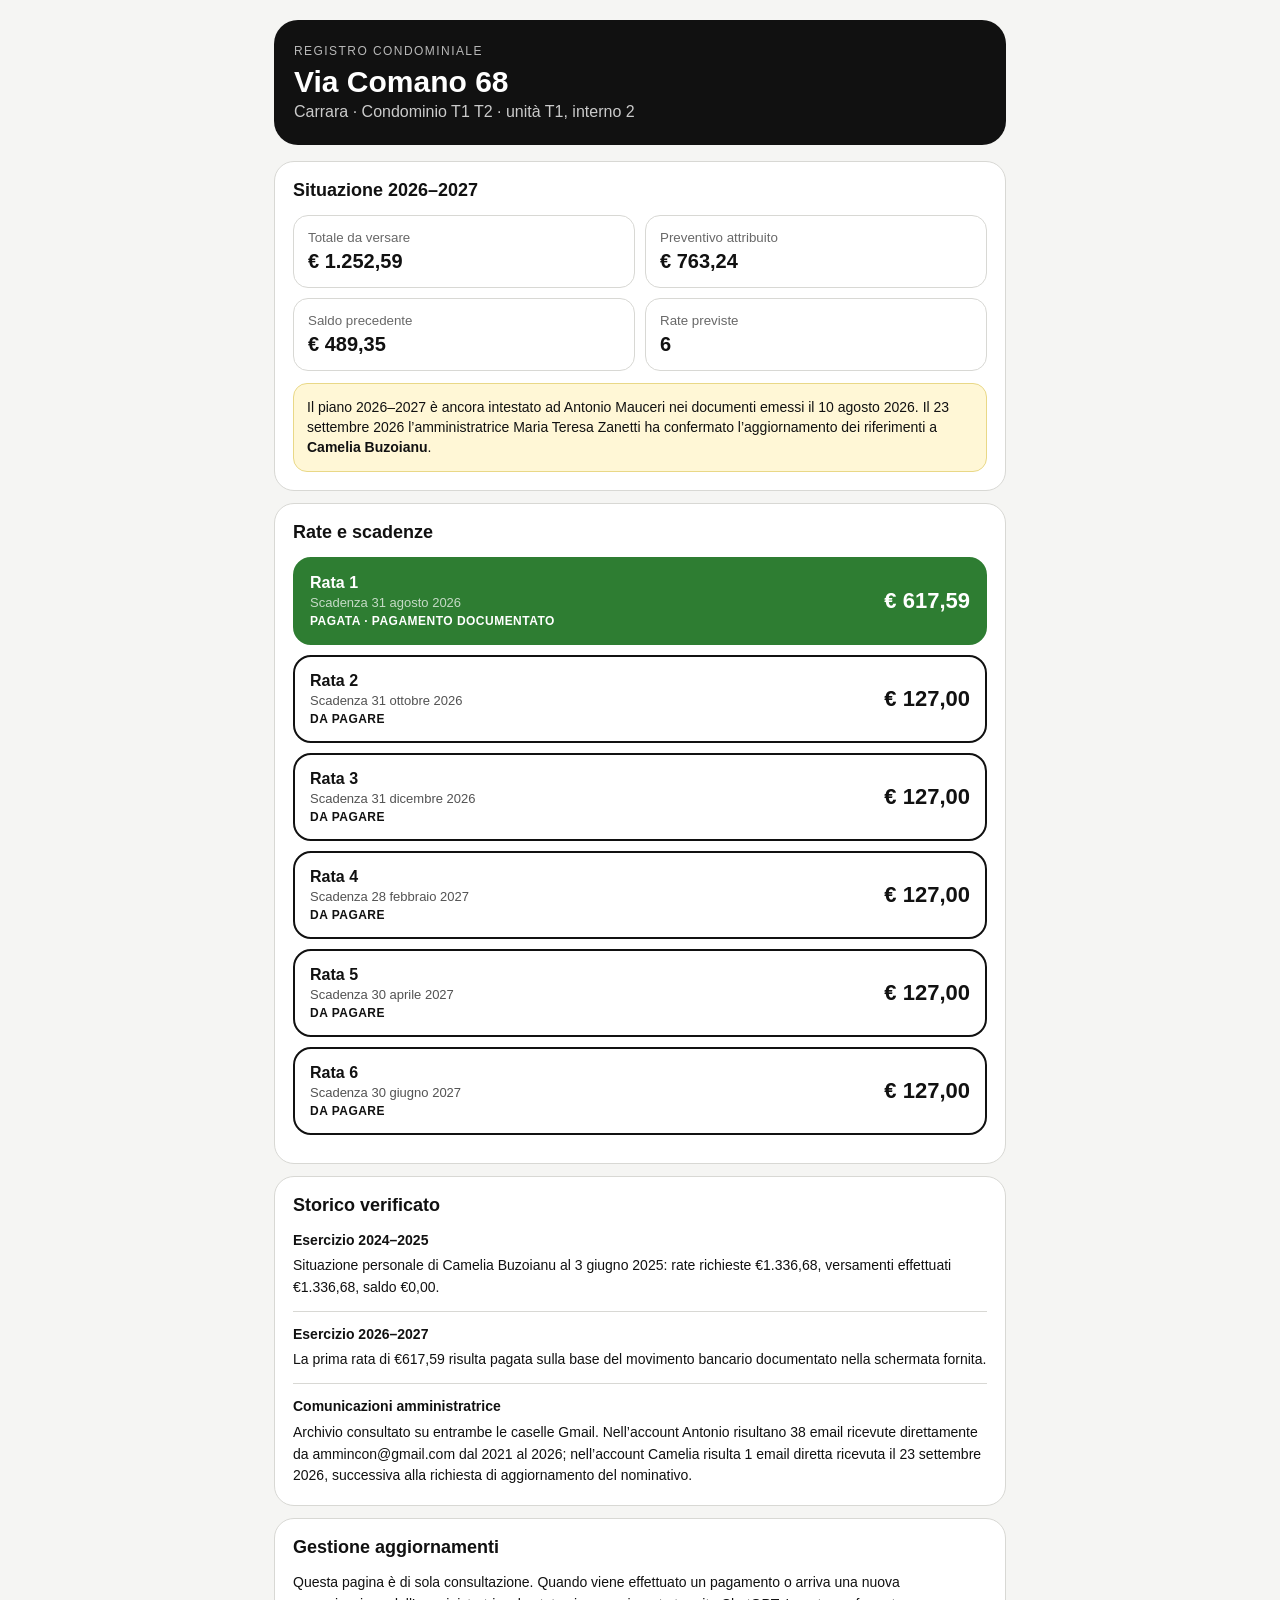
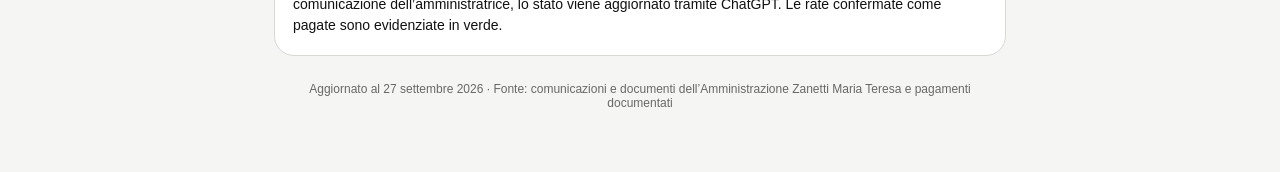
<file: via-comano/index.html>
<!doctype html>
<html lang="it">
<head>
<meta charset="utf-8">
<meta name="viewport" content="width=device-width,initial-scale=1,viewport-fit=cover">
<title>Via Comano 68 · Rate condominiali</title>
<meta name="theme-color" content="#111111">
<style>
:root{--bg:#f5f5f3;--card:#fff;--ink:#111;--muted:#686868;--line:#d8d8d4;--ok:#2e7d32;--warn:#fff7d6}
*{box-sizing:border-box}body{margin:0;background:var(--bg);color:var(--ink);font-family:-apple-system,BlinkMacSystemFont,"Segoe UI",Roboto,Arial,sans-serif}
main{max-width:760px;margin:auto;padding:20px 14px 48px}.hero{background:#111;color:#fff;border-radius:24px;padding:24px 20px;margin-bottom:16px}
.eyebrow{font-size:12px;text-transform:uppercase;letter-spacing:.12em;opacity:.7}.hero h1{font-size:30px;line-height:1.06;margin:8px 0 5px}.hero p{margin:0;opacity:.78}
.card{background:var(--card);border:1px solid var(--line);border-radius:20px;padding:18px;margin:12px 0}.card h2{font-size:18px;margin:0 0 14px}
.grid{display:grid;grid-template-columns:repeat(2,1fr);gap:10px}.metric{border:1px solid var(--line);border-radius:15px;padding:14px}.metric small{color:var(--muted);display:block;margin-bottom:5px}.metric strong{font-size:20px}
.note{background:var(--warn);border:1px solid #e9d887;border-radius:14px;padding:13px;font-size:14px;line-height:1.45;margin-top:12px}
.rate{border:2px solid #111;border-radius:18px;padding:15px;margin:10px 0;display:flex;justify-content:space-between;gap:14px;align-items:center}
.rate.paid{background:var(--ok);border-color:var(--ok);color:white}.rmeta{min-width:0}.rnum{font-weight:800;font-size:16px}.rdate{font-size:13px;opacity:.72;margin-top:3px}.amount{font-weight:850;font-size:22px;white-space:nowrap}.status{font-size:12px;margin-top:4px;font-weight:700;text-transform:uppercase;letter-spacing:.04em}
.history{font-size:14px;line-height:1.55}.history strong{display:block;margin-bottom:4px}.sep{height:1px;background:var(--line);margin:12px 0}
footer{color:var(--muted);font-size:12px;text-align:center;padding:14px 6px}
@media(max-width:480px){main{padding:12px 10px 34px}.hero{border-radius:20px;padding:20px 17px}.hero h1{font-size:27px}.grid{grid-template-columns:1fr}.amount{font-size:20px}}
</style>
</head>
<body>
<main>
<section class="hero">
<div class="eyebrow">Registro condominiale</div>
<h1>Via Comano 68</h1>
<p>Carrara · Condominio T1 T2 · unità T1, interno 2</p>
</section>

<section class="card">
<h2>Situazione 2026–2027</h2>
<div class="grid">
<div class="metric"><small>Totale da versare</small><strong>€ 1.252,59</strong></div>
<div class="metric"><small>Preventivo attribuito</small><strong>€ 763,24</strong></div>
<div class="metric"><small>Saldo precedente</small><strong>€ 489,35</strong></div>
<div class="metric"><small>Rate previste</small><strong>6</strong></div>
</div>
<div class="note">Il piano 2026–2027 è ancora intestato ad Antonio Mauceri nei documenti emessi il 10 agosto 2026. Il 23 settembre 2026 l’amministratrice Maria Teresa Zanetti ha confermato l’aggiornamento dei riferimenti a <strong>Camelia Buzoianu</strong>.</div>
</section>

<section class="card">
<h2>Rate e scadenze</h2>

<div class="rate paid">
<div class="rmeta"><div class="rnum">Rata 1</div><div class="rdate">Scadenza 31 agosto 2026</div><div class="status">Pagata · pagamento documentato</div></div>
<div class="amount">€ 617,59</div>
</div>

<div class="rate">
<div class="rmeta"><div class="rnum">Rata 2</div><div class="rdate">Scadenza 31 ottobre 2026</div><div class="status">Da pagare</div></div>
<div class="amount">€ 127,00</div>
</div>

<div class="rate">
<div class="rmeta"><div class="rnum">Rata 3</div><div class="rdate">Scadenza 31 dicembre 2026</div><div class="status">Da pagare</div></div>
<div class="amount">€ 127,00</div>
</div>

<div class="rate">
<div class="rmeta"><div class="rnum">Rata 4</div><div class="rdate">Scadenza 28 febbraio 2027</div><div class="status">Da pagare</div></div>
<div class="amount">€ 127,00</div>
</div>

<div class="rate">
<div class="rmeta"><div class="rnum">Rata 5</div><div class="rdate">Scadenza 30 aprile 2027</div><div class="status">Da pagare</div></div>
<div class="amount">€ 127,00</div>
</div>

<div class="rate">
<div class="rmeta"><div class="rnum">Rata 6</div><div class="rdate">Scadenza 30 giugno 2027</div><div class="status">Da pagare</div></div>
<div class="amount">€ 127,00</div>
</div>
</section>

<section class="card">
<h2>Storico verificato</h2>
<div class="history">
<strong>Esercizio 2024–2025</strong>
Situazione personale di Camelia Buzoianu al 3 giugno 2025: rate richieste €1.336,68, versamenti effettuati €1.336,68, saldo €0,00.
<div class="sep"></div>
<strong>Esercizio 2026–2027</strong>
La prima rata di €617,59 risulta pagata sulla base del movimento bancario documentato nella schermata fornita.
<div class="sep"></div>
<strong>Comunicazioni amministratrice</strong>
Archivio consultato su entrambe le caselle Gmail. Nell’account Antonio risultano 38 email ricevute direttamente da ammincon@gmail.com dal 2021 al 2026; nell’account Camelia risulta 1 email diretta ricevuta il 23 settembre 2026, successiva alla richiesta di aggiornamento del nominativo.
</div>
</section>

<section class="card">
<h2>Gestione aggiornamenti</h2>
<div class="history">Questa pagina è di sola consultazione. Quando viene effettuato un pagamento o arriva una nuova comunicazione dell’amministratrice, lo stato viene aggiornato tramite ChatGPT. Le rate confermate come pagate sono evidenziate in verde.</div>
</section>

<footer>Aggiornato al 27 settembre 2026 · Fonte: comunicazioni e documenti dell’Amministrazione Zanetti Maria Teresa e pagamenti documentati</footer>
</main>
</body>
</html>
</file>
